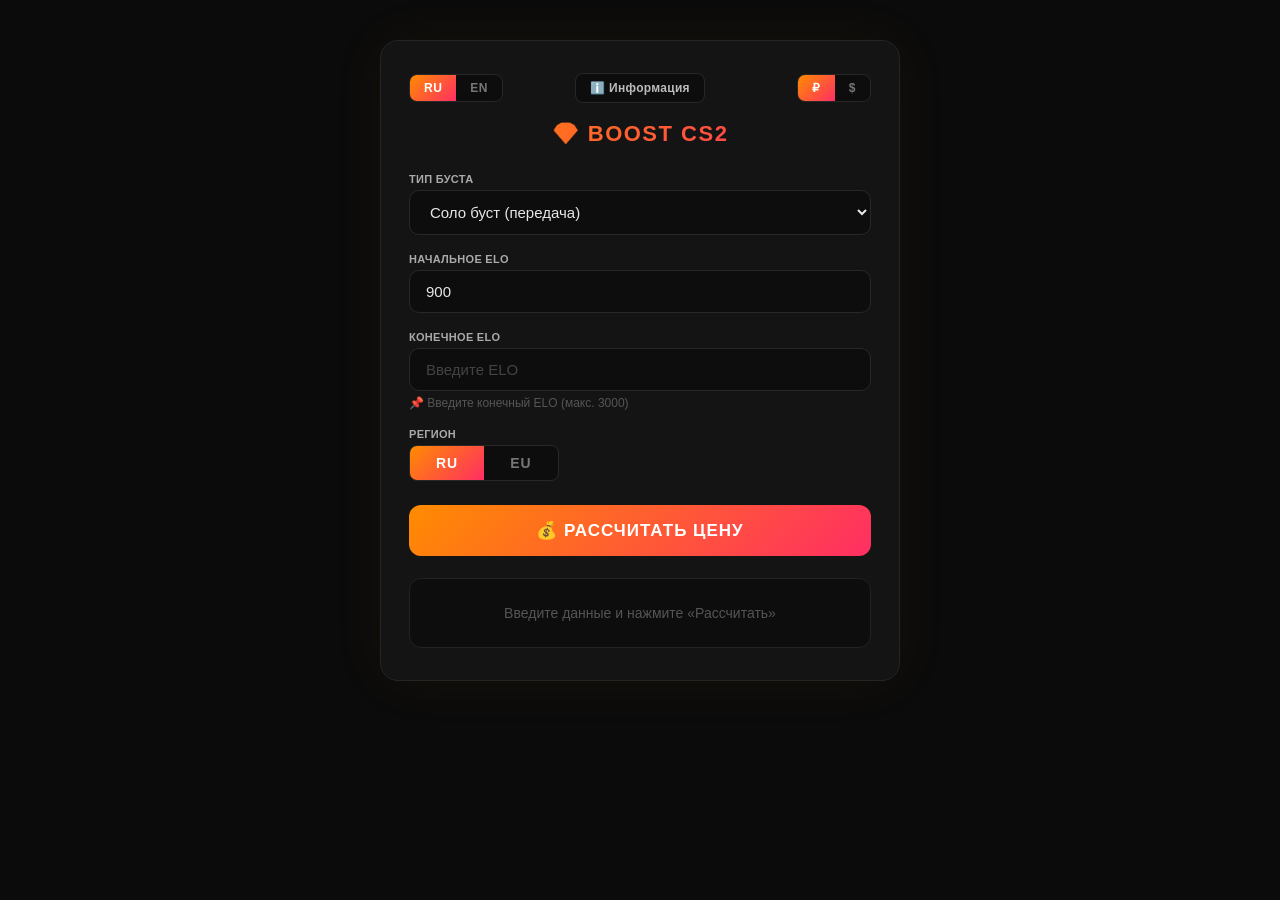
<file: index.html>
<!DOCTYPE html>
<html lang="ru">
<head>
  <meta charset="UTF-8">
  <meta name="viewport" content="width=device-width, initial-scale=1.0">
  <title>Boost CS2</title>
  <link rel="icon" href="data:image/svg+xml,<svg xmlns='http://www.w3.org/2000/svg' viewBox='0 0 100 100'><text y='.9em' font-size='90'>💎</text></svg>">
  <link rel="stylesheet" href="style.css">
</head>
<body>
<div class="container">

  <div class="top-bar">
    <div class="switch-group" id="langSwitch">
      <button class="switch-btn active" data-lang="ru">RU</button>
      <button class="switch-btn" data-lang="en">EN</button>
    </div>

    <a href="info.html" class="btn-info" id="infoBtn">ℹ️ Информация</a>

    <div class="switch-group" id="currencySwitch">
      <button class="switch-btn active" data-currency="RUB">₽</button>
      <button class="switch-btn" data-currency="USD">$</button>
    </div>
  </div>

  <h1 id="titleText">💎 BOOST CS2</h1>

  <div class="form-group">
    <label id="boostTypeLabel">Тип буста</label>
    <select id="boostType">
      <option value="solo" data-ru="Соло буст (передача)" data-en="Solo boost (self-play)">Соло буст (передача)</option>
      <option value="party" data-ru="Пати буст" data-en="Party boost">Пати буст</option>
    </select>
  </div>

  <div class="form-group">
    <label id="currentLabel">Начальное ELO</label>
    <input type="number" id="currentElo" value="900" placeholder="900">
  </div>

  <div class="form-group">
    <label id="targetLabel">Конечное ELO</label>
    <input type="number" id="targetInput" value="" min="0" max="3000" step="1" placeholder="Введите ELO">
    <small class="hint" id="targetHint">📌 Введите конечный ELO (макс. 3000)</small>
  </div>

  <div class="form-group">
    <label id="regionLabel">Регион</label>
    <div class="switch-group region-switch" id="regionSwitch">
      <button type="button" class="switch-btn active" data-region="RU">RU</button>
      <button type="button" class="switch-btn" data-region="EU">EU</button>
    </div>
    <small class="hint hint-eu" id="euWarning" style="display:none;">⚠️ Для EU-региона цена увеличена на 15%</small>
  </div>

  <button class="btn-calc" id="calcBtn" onclick="calculate()">💰 Рассчитать цену</button>

  <div id="result" class="result-box">
    <div class="placeholder">Введите данные и нажмите «Рассчитать»</div>
  </div>

</div>

<script src="script.js"></script>
</body>
</html>
</file>
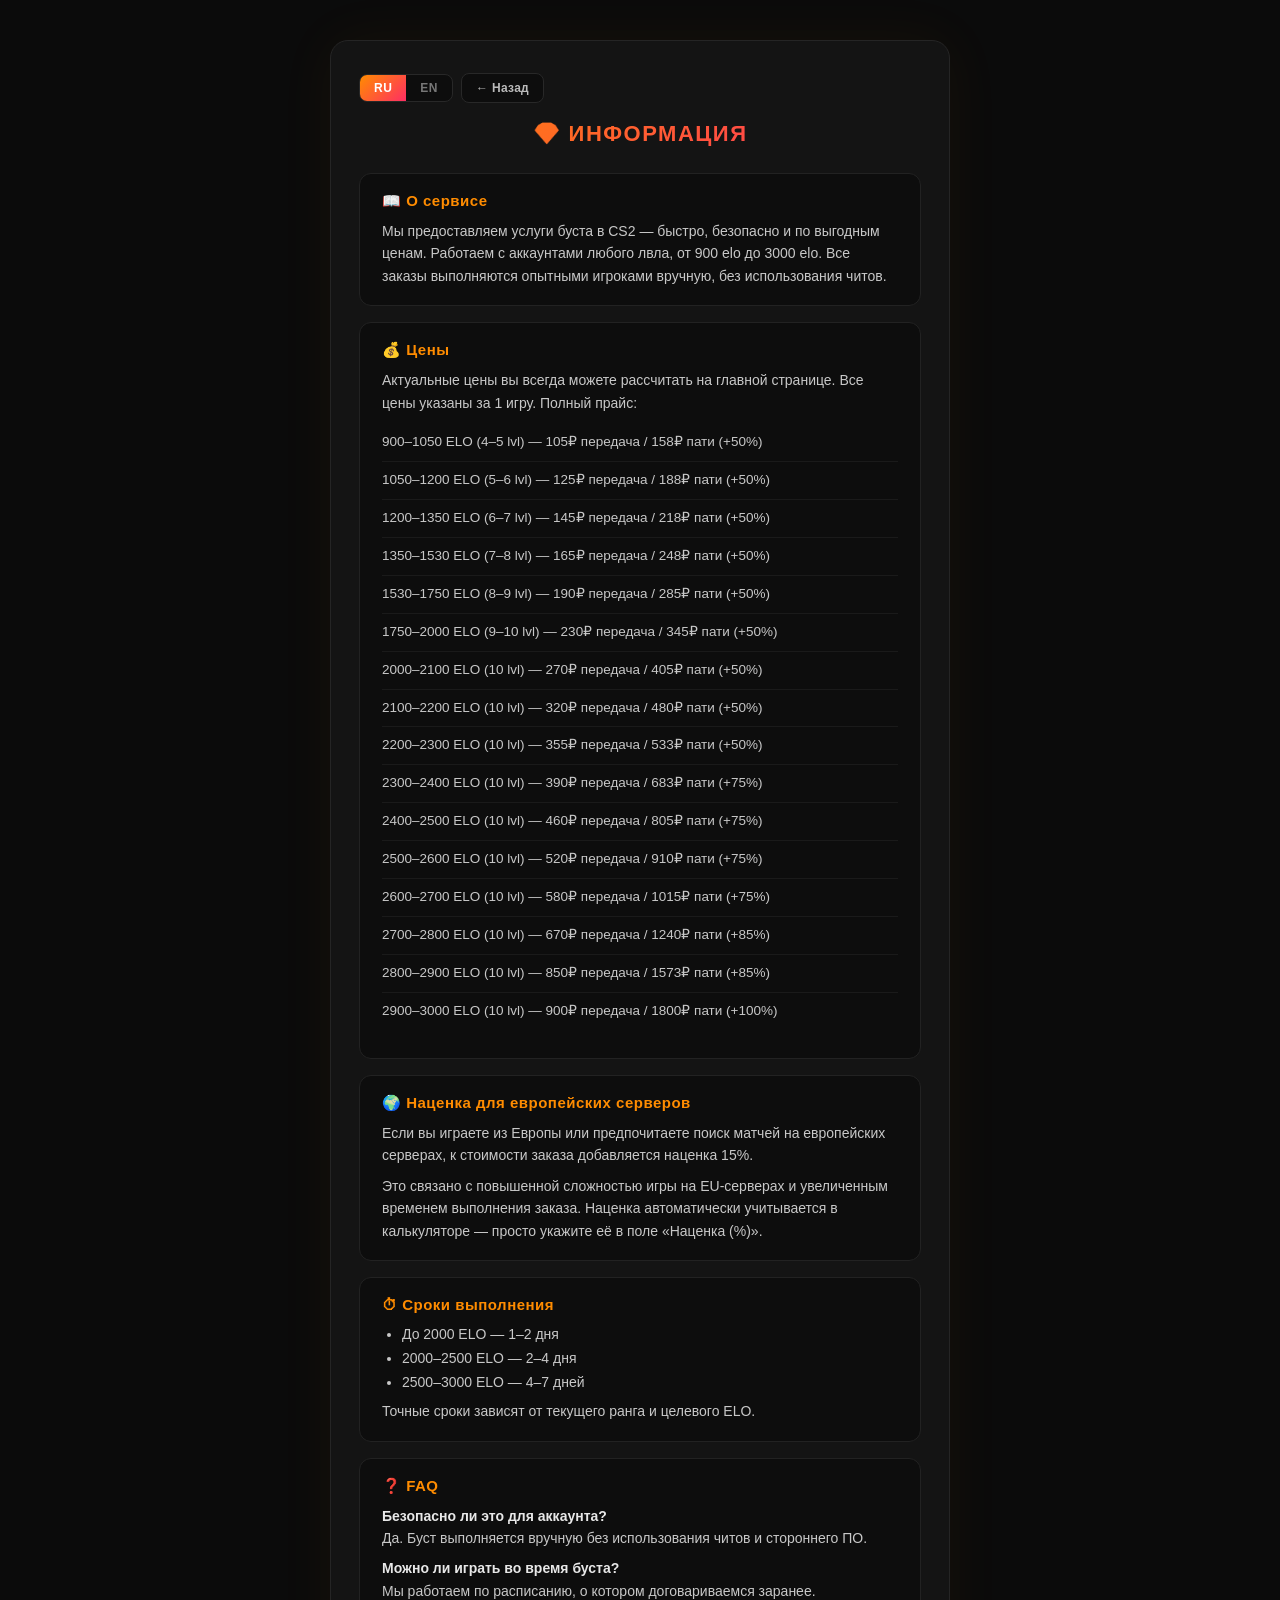
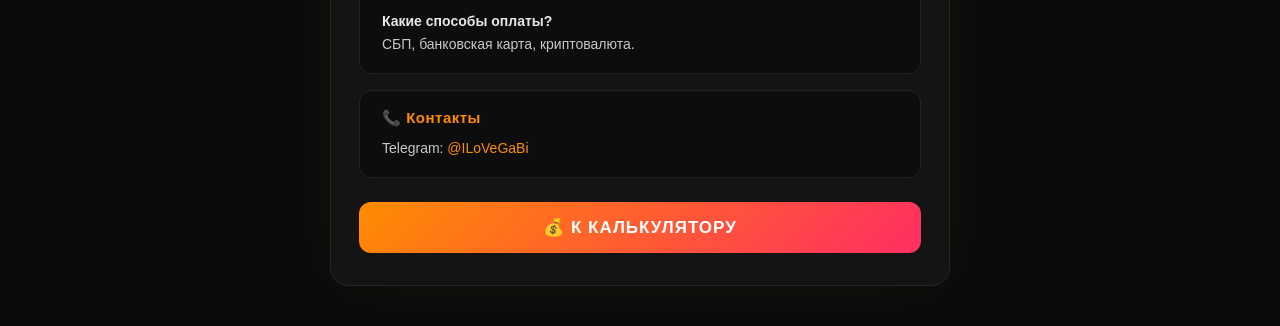
<file: info.html>
<!DOCTYPE html>
<html lang="ru">
<head>
  <meta charset="UTF-8">
  <meta name="viewport" content="width=device-width, initial-scale=1.0">
  <title>Boost CS2 — Информация</title>
  <link rel="icon" href="data:image/svg+xml,<svg xmlns='http://www.w3.org/2000/svg' viewBox='0 0 100 100'><text y='.9em' font-size='90'>💎</text></svg>">
  <link rel="stylesheet" href="style.css">
</head>
<body>
<div class="container info-container">

  <div class="top-bar">
    <div class="switch-group" id="langSwitch">
      <button class="switch-btn active" data-lang="ru">RU</button>
      <button class="switch-btn" data-lang="en">EN</button>
    </div>
    <a href="index.html" class="btn-info" id="backBtn" data-ru="← Назад" data-en="← Back">← Назад</a>
    <div></div>
  </div>

  <h1 id="pageTitle" data-ru="💎 ИНФОРМАЦИЯ" data-en="💎 INFORMATION">💎 ИНФОРМАЦИЯ</h1>

  <!-- О СЕРВИСЕ -->
  <section class="info-section">
    <h2 data-ru="📖 О сервисе" data-en="📖 About the service">📖 О сервисе</h2>
    <p data-ru="Мы предоставляем услуги буста в CS2 — быстро, безопасно и по выгодным ценам. Работаем с аккаунтами любого лвла, от 900 elo до 3000 elo. Все заказы выполняются опытными игроками вручную, без использования читов."
       data-en="We provide CS2 boosting services — fast, safe and at fair prices. We work with accounts of any level, from 900 ELO to 3000 ELO. All orders are completed manually by experienced players, without the use of cheats.">Мы предоставляем услуги буста в CS2 — быстро, безопасно и по выгодным ценам. Работаем с аккаунтами любого лвла, от 900 elo до 3000 elo. Все заказы выполняются опытными игроками вручную, без использования читов.</p>
  </section>

  <!-- ЦЕНЫ -->
  <section class="info-section">
    <h2 data-ru="💰 Цены" data-en="💰 Prices">💰 Цены</h2>
    <p data-ru="Актуальные цены вы всегда можете рассчитать на главной странице. Все цены указаны за 1 игру. Полный прайс:"
       data-en="You can always calculate current prices on the main page. All prices are per 1 game. Full price list:">Актуальные цены вы всегда можете рассчитать на главной странице. Все цены указаны за 1 игру. Полный прайс:</p>
    <ul class="price-list">
      <li data-ru="900–1050 ELO (4–5 lvl) — 105₽ передача / 158₽ пати (+50%)"
          data-en="900–1050 ELO (4–5 lvl) — 105₽ solo / 158₽ party (+50%)">900–1050 ELO (4–5 lvl) — 105₽ передача / 158₽ пати (+50%)</li>
      <li data-ru="1050–1200 ELO (5–6 lvl) — 125₽ передача / 188₽ пати (+50%)"
          data-en="1050–1200 ELO (5–6 lvl) — 125₽ solo / 188₽ party (+50%)">1050–1200 ELO (5–6 lvl) — 125₽ передача / 188₽ пати (+50%)</li>
      <li data-ru="1200–1350 ELO (6–7 lvl) — 145₽ передача / 218₽ пати (+50%)"
          data-en="1200–1350 ELO (6–7 lvl) — 145₽ solo / 218₽ party (+50%)">1200–1350 ELO (6–7 lvl) — 145₽ передача / 218₽ пати (+50%)</li>
      <li data-ru="1350–1530 ELO (7–8 lvl) — 165₽ передача / 248₽ пати (+50%)"
          data-en="1350–1530 ELO (7–8 lvl) — 165₽ solo / 248₽ party (+50%)">1350–1530 ELO (7–8 lvl) — 165₽ передача / 248₽ пати (+50%)</li>
      <li data-ru="1530–1750 ELO (8–9 lvl) — 190₽ передача / 285₽ пати (+50%)"
          data-en="1530–1750 ELO (8–9 lvl) — 190₽ solo / 285₽ party (+50%)">1530–1750 ELO (8–9 lvl) — 190₽ передача / 285₽ пати (+50%)</li>
      <li data-ru="1750–2000 ELO (9–10 lvl) — 230₽ передача / 345₽ пати (+50%)"
          data-en="1750–2000 ELO (9–10 lvl) — 230₽ solo / 345₽ party (+50%)">1750–2000 ELO (9–10 lvl) — 230₽ передача / 345₽ пати (+50%)</li>
      <li data-ru="2000–2100 ELO (10 lvl) — 270₽ передача / 405₽ пати (+50%)"
          data-en="2000–2100 ELO (10 lvl) — 270₽ solo / 405₽ party (+50%)">2000–2100 ELO (10 lvl) — 270₽ передача / 405₽ пати (+50%)</li>
      <li data-ru="2100–2200 ELO (10 lvl) — 320₽ передача / 480₽ пати (+50%)"
          data-en="2100–2200 ELO (10 lvl) — 320₽ solo / 480₽ party (+50%)">2100–2200 ELO (10 lvl) — 320₽ передача / 480₽ пати (+50%)</li>
      <li data-ru="2200–2300 ELO (10 lvl) — 355₽ передача / 533₽ пати (+50%)"
          data-en="2200–2300 ELO (10 lvl) — 355₽ solo / 533₽ party (+50%)">2200–2300 ELO (10 lvl) — 355₽ передача / 533₽ пати (+50%)</li>
      <li data-ru="2300–2400 ELO (10 lvl) — 390₽ передача / 683₽ пати (+75%)"
          data-en="2300–2400 ELO (10 lvl) — 390₽ solo / 683₽ party (+75%)">2300–2400 ELO (10 lvl) — 390₽ передача / 683₽ пати (+75%)</li>
      <li data-ru="2400–2500 ELO (10 lvl) — 460₽ передача / 805₽ пати (+75%)"
          data-en="2400–2500 ELO (10 lvl) — 460₽ solo / 805₽ party (+75%)">2400–2500 ELO (10 lvl) — 460₽ передача / 805₽ пати (+75%)</li>
      <li data-ru="2500–2600 ELO (10 lvl) — 520₽ передача / 910₽ пати (+75%)"
          data-en="2500–2600 ELO (10 lvl) — 520₽ solo / 910₽ party (+75%)">2500–2600 ELO (10 lvl) — 520₽ передача / 910₽ пати (+75%)</li>
      <li data-ru="2600–2700 ELO (10 lvl) — 580₽ передача / 1015₽ пати (+75%)"
          data-en="2600–2700 ELO (10 lvl) — 580₽ solo / 1015₽ party (+75%)">2600–2700 ELO (10 lvl) — 580₽ передача / 1015₽ пати (+75%)</li>
      <li data-ru="2700–2800 ELO (10 lvl) — 670₽ передача / 1240₽ пати (+85%)"
          data-en="2700–2800 ELO (10 lvl) — 670₽ solo / 1240₽ party (+85%)">2700–2800 ELO (10 lvl) — 670₽ передача / 1240₽ пати (+85%)</li>
      <li data-ru="2800–2900 ELO (10 lvl) — 850₽ передача / 1573₽ пати (+85%)"
          data-en="2800–2900 ELO (10 lvl) — 850₽ solo / 1573₽ party (+85%)">2800–2900 ELO (10 lvl) — 850₽ передача / 1573₽ пати (+85%)</li>
      <li data-ru="2900–3000 ELO (10 lvl) — 900₽ передача / 1800₽ пати (+100%)"
          data-en="2900–3000 ELO (10 lvl) — 900₽ solo / 1800₽ party (+100%)">2900–3000 ELO (10 lvl) — 900₽ передача / 1800₽ пати (+100%)</li>
    </ul>
  </section>

  <!-- НАЦЕНКА EU -->
  <section class="info-section">
    <h2 data-ru="🌍 Наценка для европейских серверов" data-en="🌍 EU servers markup">🌍 Наценка для европейских серверов</h2>
    <p data-ru="Если вы играете из Европы или предпочитаете поиск матчей на европейских серверах, к стоимости заказа добавляется наценка 15%."
       data-en="If you play from Europe or prefer matchmaking on European servers, a 15% markup is added to the order price.">Если вы играете из Европы или предпочитаете поиск матчей на европейских серверах, к стоимости заказа добавляется наценка 15%.</p>
    <p data-ru="Это связано с повышенной сложностью игры на EU-серверах и увеличенным временем выполнения заказа. Наценка автоматически учитывается в калькуляторе — просто укажите её в поле «Наценка (%)»."
       data-en="This is due to the higher difficulty of playing on EU servers and increased order completion time. The markup is automatically applied in the calculator — just enter it in the 'Markup (%)' field.">Это связано с повышенной сложностью игры на EU-серверах и увеличенным временем выполнения заказа. Наценка автоматически учитывается в калькуляторе — просто укажите её в поле «Наценка (%)».</p>
  </section>

  <!-- СРОКИ -->
  <section class="info-section">
    <h2 data-ru="⏱ Сроки выполнения" data-en="⏱ Completion time">⏱ Сроки выполнения</h2>
    <ul>
      <li data-ru="До 2000 ELO — 1–2 дня" data-en="Up to 2000 ELO — 1–2 days">До 2000 ELO — 1–2 дня</li>
      <li data-ru="2000–2500 ELO — 2–4 дня" data-en="2000–2500 ELO — 2–4 days">2000–2500 ELO — 2–4 дня</li>
      <li data-ru="2500–3000 ELO — 4–7 дней" data-en="2500–3000 ELO — 4–7 days">2500–3000 ELO — 4–7 дней</li>
    </ul>
    <p data-ru="Точные сроки зависят от текущего ранга и целевого ELO."
       data-en="Exact timelines depend on the current rank and target ELO.">Точные сроки зависят от текущего ранга и целевого ELO.</p>
  </section>

  <!-- FAQ -->
  <section class="info-section">
    <h2 data-ru="❓ FAQ" data-en="❓ FAQ">❓ FAQ</h2>
    <p>
      <strong data-ru="Безопасно ли это для аккаунта?" data-en="Is it safe for my account?">Безопасно ли это для аккаунта?</strong><br>
      <span data-ru="Да. Буст выполняется вручную без использования читов и стороннего ПО." data-en="Yes. The boost is performed manually without cheats or third-party software.">Да. Буст выполняется вручную без использования читов и стороннего ПО.</span>
    </p>
    <p>
      <strong data-ru="Можно ли играть во время буста?" data-en="Can I play during the boost?">Можно ли играть во время буста?</strong><br>
      <span data-ru="Мы работаем по расписанию, о котором договариваемся заранее." data-en="We work on a schedule agreed upon in advance.">Мы работаем по расписанию, о котором договариваемся заранее.</span>
    </p>
    <p>
      <strong data-ru="Какие способы оплаты?" data-en="What payment methods are available?">Какие способы оплаты?</strong><br>
      <span data-ru="СБП, банковская карта, криптовалюта." data-en="SBP, bank card, cryptocurrency.">СБП, банковская карта, криптовалюта.</span>
    </p>
  </section>

  <!-- КОНТАКТЫ -->
  <section class="info-section">
    <h2 data-ru="📞 Контакты" data-en="📞 Contacts">📞 Контакты</h2>
    <p>
      <span data-ru="Telegram:" data-en="Telegram:">Telegram:</span>
      <a href="https://t.me/ILoVeGaBi" target="_blank">@ILoVeGaBi</a>
    </p>
  </section>

  <a href="index.html" class="btn-calc" id="toCalcBtn" data-ru="💰 К калькулятору" data-en="💰 To calculator" style="display:block; text-align:center; text-decoration:none; margin-top:24px;">💰 К калькулятору</a>

</div>

<script>
  // ========== ПЕРЕКЛЮЧАТЕЛЬ ЯЗЫКА ДЛЯ СТРАНИЦЫ ИНФОРМАЦИИ ==========
  let infoLang = 'ru';

  function applyInfoLanguage() {
    document.querySelectorAll('[data-ru][data-en]').forEach(function (el) {
      el.textContent = el.getAttribute('data-' + infoLang);
    });
    document.documentElement.lang = infoLang;
    document.title = infoLang === 'ru' ? 'Boost CS2 — Информация' : 'Boost CS2 — Information';
  }

  document.querySelectorAll('#langSwitch .switch-btn').forEach(function (btn) {
    btn.addEventListener('click', function () {
      document.querySelectorAll('#langSwitch .switch-btn').forEach(function (b) {
        b.classList.remove('active');
      });
      btn.classList.add('active');
      infoLang = btn.getAttribute('data-lang');
      applyInfoLanguage();
    });
  });

  window.onload = function () {
    applyInfoLanguage();
  };
</script>
</body>
</html>
</file>
<file: style.css>
* { margin: 0; padding: 0; box-sizing: border-box; }
body {
  font-family: 'Segoe UI', Tahoma, Geneva, Verdana, sans-serif;
  background: #0b0b0b;
  color: #e0e0e0;
  display: flex;
  justify-content: center;
  align-items: flex-start;
  min-height: 100vh;
  padding: 20px;
}
.container {
  background: #141414;
  border-radius: 18px;
  padding: 32px 28px;
  max-width: 520px;
  width: 100%;
  border: 1px solid #252525;
  box-shadow: 0 0 60px rgba(255, 165, 0, 0.05);
  margin: 20px 0;
}

.top-bar {
  display: grid;
  grid-template-columns: 1fr auto 1fr;
  align-items: center;
  margin-bottom: 18px;
  gap: 8px;
}
.top-bar > .switch-group:first-child { justify-self: start; }
.top-bar > .switch-group:last-child { justify-self: end; }
.top-bar > .btn-info { justify-self: center; }

.switch-group {
  display: flex;
  background: #0d0d0d;
  border: 1px solid #282828;
  border-radius: 8px;
  overflow: hidden;
}
.switch-btn {
  padding: 6px 14px;
  background: transparent;
  border: none;
  color: #777;
  font-size: 12px;
  font-weight: 700;
  cursor: pointer;
  transition: all 0.2s ease;
  letter-spacing: 0.5px;
}
.switch-btn:hover { color: #ff8c00; }
.switch-btn.active {
  background: linear-gradient(135deg, #ff8c00, #ff2e63);
  color: #fff;
}

/* Переключатель региона */
.region-switch {
  display: inline-flex;
  width: auto;
}
.region-switch .switch-btn {
  padding: 9px 26px;
  font-size: 14px;
  font-weight: 800;
  letter-spacing: 1px;
  text-align: center;
  min-width: 70px;
}

.btn-info {
  padding: 7px 14px;
  background: #0d0d0d;
  border: 1px solid #282828;
  border-radius: 8px;
  color: #bbb;
  font-size: 12px;
  font-weight: 700;
  cursor: pointer;
  transition: all 0.2s ease;
  text-decoration: none;
  letter-spacing: 0.3px;
  white-space: nowrap;
}
.btn-info:hover {
  border-color: #ff8c00;
  color: #ff8c00;
  box-shadow: 0 0 20px rgba(255, 140, 0, 0.15);
}

h1 {
  text-align: center;
  font-size: 22px;
  font-weight: 700;
  margin-bottom: 26px;
  background: linear-gradient(135deg, #ff8c00, #ff2e63, #ff8c00);
  background-size: 200% 200%;
  -webkit-background-clip: text;
  -webkit-text-fill-color: transparent;
  letter-spacing: 1.5px;
  animation: shimmer 3s ease-in-out infinite;
}
@keyframes shimmer {
  0%, 100% { background-position: 0% 50%; }
  50% { background-position: 100% 50%; }
}

.form-group { margin-bottom: 18px; }
.form-group label {
  display: block;
  font-size: 11px;
  font-weight: 600;
  color: #aaa;
  margin-bottom: 5px;
  letter-spacing: 0.3px;
  text-transform: uppercase;
}
.form-group input,
.form-group select {
  width: 100%;
  padding: 12px 16px;
  border-radius: 10px;
  border: 1px solid #282828;
  background: #0d0d0d;
  color: #e8e8e8;
  font-size: 15px;
  transition: all 0.3s ease;
  outline: none;
}
.form-group input:focus,
.form-group select:focus {
  border-color: #ff8c00;
  box-shadow: 0 0 0 3px rgba(255, 140, 0, 0.15);
}
.form-group input::placeholder { color: #444; }
.form-group .hint {
  display: block;
  font-size: 12px;
  color: #555;
  margin-top: 5px;
}
.form-group .hint-eu {
  color: #ff8c00;
  font-weight: 600;
}
input[type="number"]::-webkit-inner-spin-button,
input[type="number"]::-webkit-outer-spin-button {
  -webkit-appearance: none;
  margin: 0;
}
input[type="number"] { -moz-appearance: textfield; }
select option { background: #1a1a1a; color: #e0e0e0; }

.btn-calc {
  width: 100%;
  padding: 15px;
  background: linear-gradient(135deg, #ff8c00, #ff2e63);
  border: none;
  border-radius: 12px;
  color: #fff;
  font-size: 17px;
  font-weight: 700;
  cursor: pointer;
  transition: all 0.25s ease;
  margin-top: 6px;
  letter-spacing: 1px;
  text-transform: uppercase;
}
.btn-calc:hover {
  transform: scale(1.02);
  box-shadow: 0 0 40px rgba(255, 140, 0, 0.3);
}
.btn-calc:active { transform: scale(0.97); }

.result-box {
  margin-top: 22px;
  padding: 20px 22px;
  background: #0d0d0d;
  border-radius: 12px;
  border: 1px solid #222;
  min-height: 70px;
  display: flex;
  flex-direction: column;
  justify-content: center;
  align-items: center;
  text-align: center;
}
.result-box .placeholder { color: #555; font-size: 14px; }
.result-box .price {
  font-size: 34px;
  font-weight: 800;
  background: linear-gradient(135deg, #ff8c00, #ff2e63);
  -webkit-background-clip: text;
  -webkit-text-fill-color: transparent;
}

/* ===== Стили страницы «Информация» ===== */
.info-container { max-width: 620px; }
.info-container .top-bar {
  display: flex;
  justify-content: flex-start;
}

.info-section {
  background: #0d0d0d;
  border: 1px solid #222;
  border-radius: 12px;
  padding: 18px 22px;
  margin-bottom: 16px;
}
.info-section h2 {
  font-size: 15px;
  font-weight: 700;
  margin-bottom: 10px;
  color: #ff8c00;
  letter-spacing: 0.5px;
}
.info-section p {
  font-size: 14px;
  color: #c8c8c8;
  line-height: 1.6;
  margin-bottom: 8px;
}
.info-section p:last-child { margin-bottom: 0; }
.info-section ul {
  padding-left: 20px;
  margin: 6px 0;
}
.info-section li {
  font-size: 14px;
  color: #c8c8c8;
  line-height: 1.7;
}
.info-section a {
  color: #ff8c00;
  text-decoration: none;
  transition: color 0.2s ease;
}
.info-section a:hover {
  color: #ff2e63;
  text-decoration: underline;
}
.info-section strong {
  color: #e8e8e8;
  font-weight: 700;
}

/* Список цен */
.info-section ul.price-list {
  list-style: none;
  padding-left: 0;
  margin: 10px 0;
}
.info-section ul.price-list li {
  padding: 7px 0;
  border-bottom: 1px solid #1a1a1a;
  font-size: 13.5px;
}
.info-section ul.price-list li:last-child {
  border-bottom: none;
}
</file>
